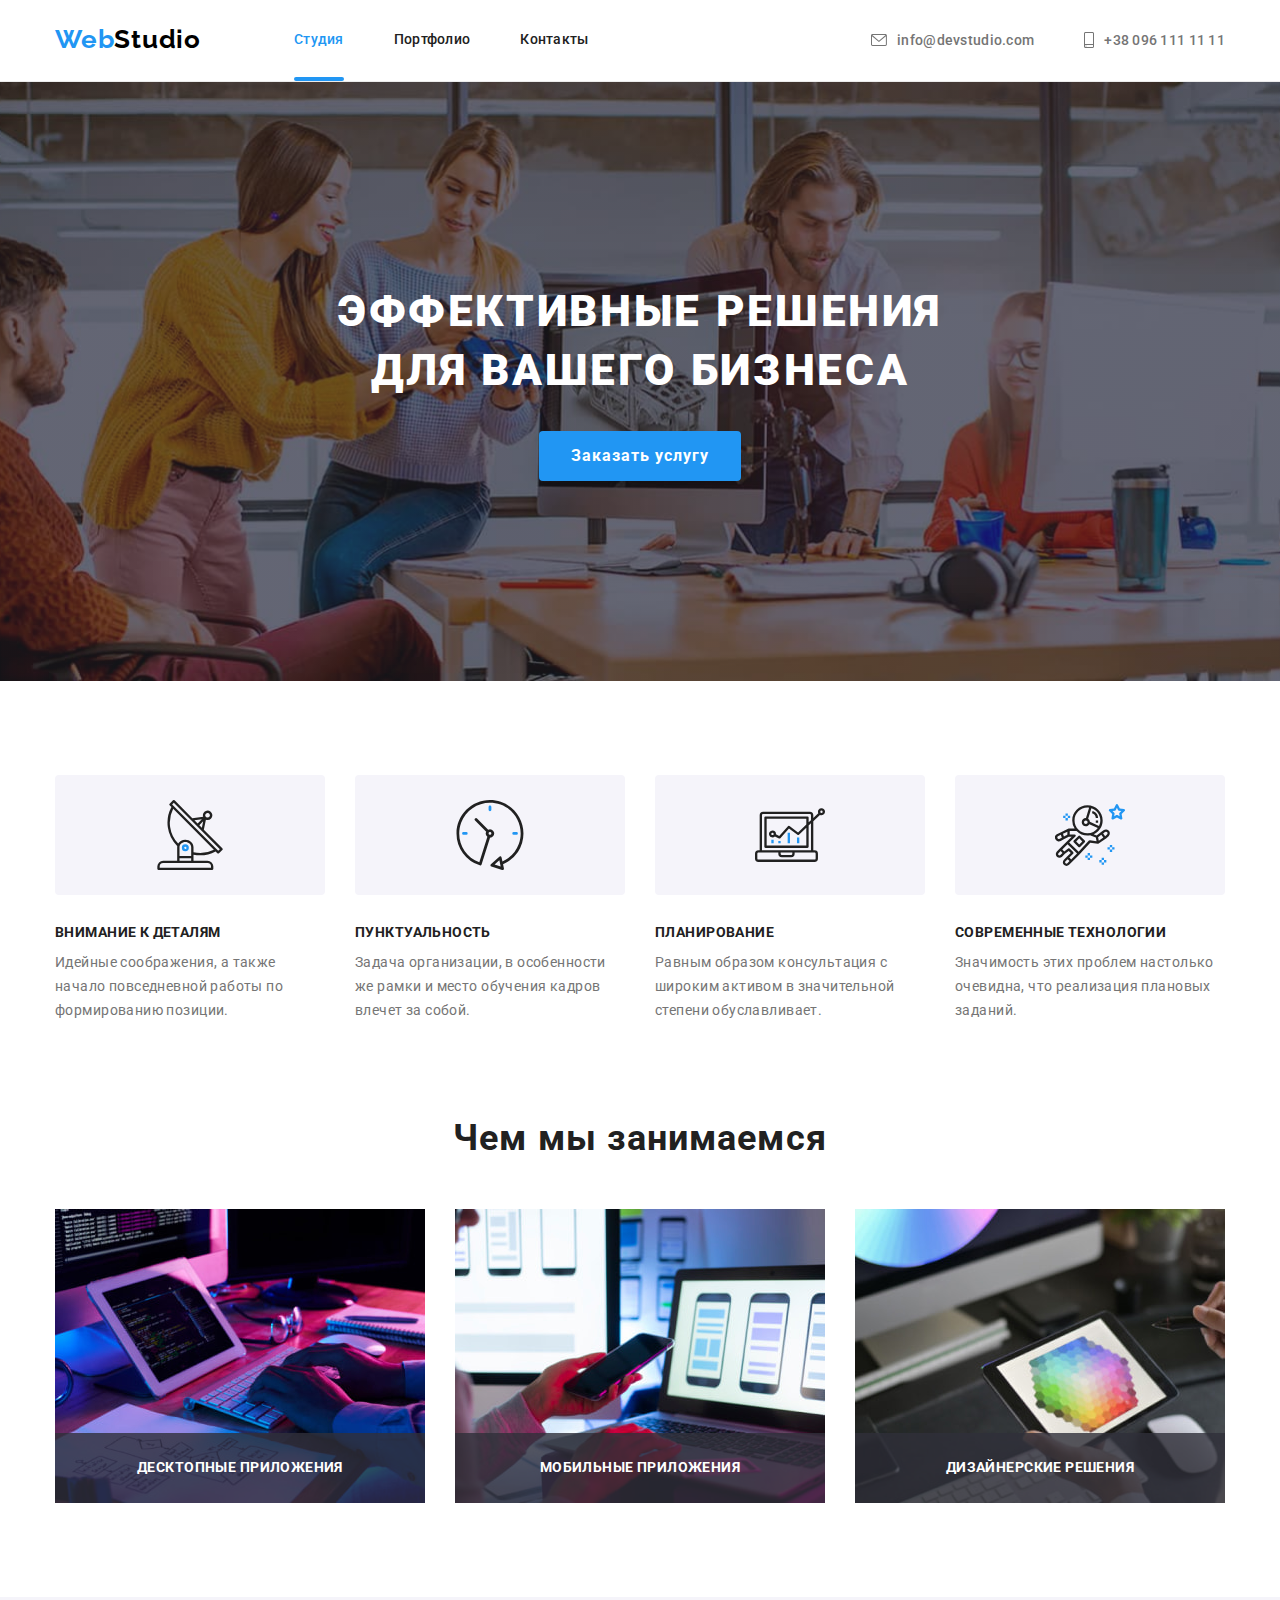
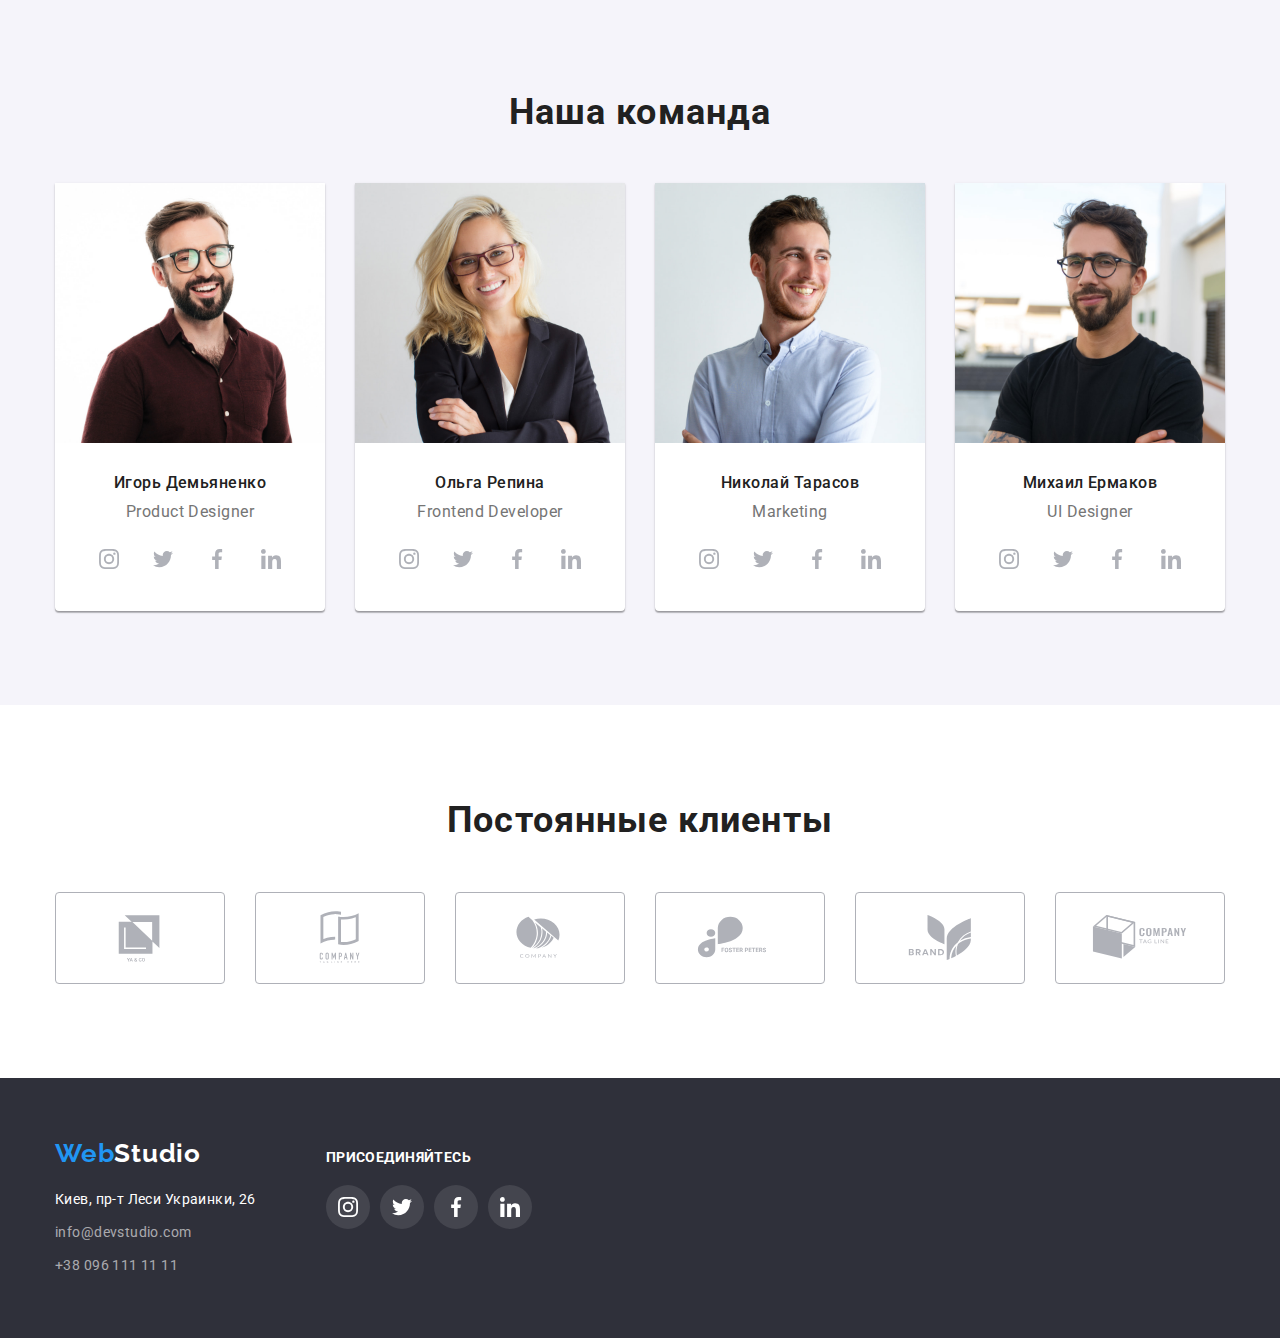
<file: index.html>
<!DOCTYPE html>
<html lang="ru">
  <head>
    <meta charset="UTF-8" />
    <meta http-equiv="X-UA-Compatible" content="IE=edge" />
    <meta name="viewport" content="width=device-width, initial-scale=1.0" />
    <title>WebStudio</title>

    <!-- fonts start -->
    <link rel="preconnect" href="https://fonts.googleapis.com" />
    <link rel="preconnect" href="https://fonts.gstatic.com" crossorigin />
    <link
      href="https://fonts.googleapis.com/css2?family=Raleway:wght@700&family=Roboto:wght@400;500;700;900&display=swap"
      rel="stylesheet"
    />
    <!-- fonts end -->

    <!-- normalize styles start -->

    <link
      rel="stylesheet"
      href="https://cdnjs.cloudflare.com/ajax/libs/modern-normalize/1.1.0/modern-normalize.min.css"
    />

    <!-- normalize styles end-->

    <!-- styles start -->
    <link rel="stylesheet" href="./css/styles.css" />
    <!-- styles end -->
  </head>

  <body data-body>
    <!-- Section Header -->

    <header class="page-header">
      <div class="header-container container">
        <nav class="header-nav">
          <a class="logo-header logo link" href="./index.html" lang="en"
            >Web<span class="studio-header">Studio</span>
          </a>
          <ul class="header-list list">
            <li class="header-list-item">
              <a class="header-link current link" href="./index.html">Студия</a>
            </li>
            <li class="header-list-item">
              <a class="header-link link" href="./portfolio.html">Портфолио</a>
            </li>
            <li class="header-list-item"><a class="header-link link" href="">Контакты</a></li>
          </ul>
        </nav>
        <ul class="contacts list">
          <li class="contacts-item">
            <a class="contacts-header link" href="mailto:info@devstudio.com">
              <svg class="header-icon" width="16" height="12">
                <use href="./images/icons.svg#icon-envelope"></use>
              </svg>
              info@devstudio.com
            </a>
          </li>
          <li class="contacts-item">
            <a class="contacts-header link" href="tel:+380961111111">
              <svg class="header-icon" width="10" height="16">
                <use href="./images/icons.svg#icon-smartphone"></use>
              </svg>
              +38 096 111 11 11
            </a>
          </li>
        </ul>
      </div>
    </header>

    <!-- Main -->

    <main>

      <!-- Section Hero  -->
      
      <section class="hero">
        <div class="container">
          <h1 class="hero-title">Эффективные решения для вашего бизнеса</h1>
          <button class="hero-btn" type="button" data-modal-open>Заказать услугу</button>
        </div>
      </section>

      <!-- Section Feature -->

      <section class="section-feature section">
        <div class="container">
          <h2 class="section-title visually-hidden">Особенности</h2>
          <ul class="card-set feature-list list">
            <li class="feature-item card-set-item">
              <div class="feature-icon">
                <svg width="70" height="70">
                  <use href="./images/icons.svg#icon-antenna"></use>
                </svg>
              </div>
              <h3 class="feature-title">Внимание к деталям</h3>
              <p class="feature-description">
                Идейные соображения, а также начало повседневной работы по формированию позиции.
              </p>
            </li>
            <li class="fature-item card-set-item">
              <div class="feature-icon">
                <svg width="70" height="70">
                  <use href="./images/icons.svg#icon-clock"></use>
                </svg>
              </div>
              <h3 class="feature-title">Пунктуальность</h3>
              <p class="feature-description">
                Задача организации, в особенности же рамки и место обучения кадров влечет за собой.
              </p>
            </li>
            <li class="fature-item card-set-item">
              <div class="feature-icon">
                <svg width="70" height="70">
                  <use href="./images/icons.svg#icon-diagram"></use>
                </svg>
              </div>
              <h3 class="feature-title">Планирование</h3>
              <p class="feature-description">
                Равным образом консультация с широким активом в значительной степени обуславливает.
              </p>
            </li>
            <li class="fature-item card-set-item">
              <div class="feature-icon">
                <svg width="70" height="70">
                  <use href="./images/icons.svg#icon-astronaut"></use>
                </svg>
              </div>
              <h3 class="feature-title">Современные технологии</h3>
              <p class="feature-description">
                Значимость этих проблем настолько очевидна, что реализация плановых заданий.
              </p>
            </li>
          </ul>
        </div>
      </section>

      <!-- Section Examples -->

      <section class="section-examples section">
        <div class="container">
          <h2 class="section-title">Чем мы занимаемся</h2>
          <ul class="examples-list list card-set">
            <li class="examples-item card-set-item">
              <img
                src="./images/work/img_1.jpg"
                alt="программист набирает код на планшете"
                width="370"
                height="294"
              />
              <p class="examples-item-description">Десктопные приложения</p>
            </li>
            <li class="examples-item card-set-item">
              <img
                src="./images/work/img_2.jpg"
                alt="девушка сверяет макет на нокибуке и в смартфоне "
                width="370"
                height="294"
              />
              <p class="examples-item-description">Мобильные приложения</p>
            </li>
            <li class="examples-item card-set-item">
              <img
                src="./images/work/img_3.jpg"
                alt="цветовая гамма на планшете"
                width="370"
                height="294"
              />
              <p class="examples-item-description">Дизайнерские решения</p>
            </li>
          </ul>
        </div>
      </section>

      <!-- Section Team -->

      <section class="section-team section">
        <div class="container">
          <h2 class="section-title">Наша команда</h2>
          <ul class="card-set list">
            <li class="team-member card-set-item">
              <img
                class="member-photo"
                src="./images/team/person_1.jpg"
                alt="молодой мужчина с бородой, в очках, темные волосы, в коричневой рубашке"
                width="270"
                height="260"
              />
              <h3 class="member-name">Игорь Демьяненко</h3>
              <p class="member-position" lang="en">Product Designer</p>
              <ul class="social-media list">
                <li class="social-media-item">
                  <a
                    class="social-media-link link"
                    href=""
                    target="_blank"
                    rel="noopener noreferrer"
                    aria-label="instagram"
                  >
                    <svg class="social-media-icon" width="20" height="20">
                      <use href="./images/icons.svg#icon-instagram"></use>
                    </svg>
                  </a>
                </li>
                <li class="social-media-item">
                  <a
                    class="social-media-link link"
                    href=""
                    target="_blank"
                    rel="noopener noreferrer"
                    aria-label="twitter"
                  >
                    <svg class="social-media-icon" width="20" height="20">
                      <use href="./images/icons.svg#icon-twitter"></use>
                    </svg>
                  </a>
                </li>
                <li class="social-media-item">
                  <a
                    class="social-media-link link"
                    href=""
                    target="_blank"
                    rel="noopener noreferrer"
                    aria-label="facebook"
                  >
                    <svg class="social-media-icon" width="20" height="20">
                      <use href="./images/icons.svg#icon-facebook"></use>
                    </svg>
                  </a>
                </li>
                <li class="social-media-item">
                  <a
                    class="social-media-link link"
                    href=""
                    target="_blank"
                    rel="noopener noreferrer"
                    aria-label="linkedin"
                  >
                    <svg class="social-media-icon" width="20" height="20">
                      <use href="./images/icons.svg#icon-linkedin"></use>
                    </svg>
                  </a>
                </li>
              </ul>
            </li>
            <li class="team-member card-set-item">
              <img
                class="member-photo"
                src="./images/team/person_2.jpg"
                alt="молодая девушка, в очках, светлые волосы, в темном пиджаке"
                width="270"
                height="260"
              />
              <h3 class="member-name">Ольга Репина</h3>
              <p class="member-position" lang="en">Frontend Developer</p>
              <ul class="social-media list">
                <li class="social-media-item">
                  <a
                    class="social-media-link link"
                    href=""
                    target="_blank"
                    rel="noopener noreferrer"
                    aria-label="instagram"
                  >
                    <svg class="social-media-icon" width="20" height="20">
                      <use href="./images/icons.svg#icon-instagram"></use>
                    </svg>
                  </a>
                </li>
                <li class="social-media-item">
                  <a
                    class="social-media-link link"
                    href=""
                    target="_blank"
                    rel="noopener noreferrer"
                    aria-label="twitter"
                  >
                    <svg class="social-media-icon" width="20" height="20">
                      <use href="./images/icons.svg#icon-twitter"></use>
                    </svg>
                  </a>
                </li>
                <li class="social-media-item">
                  <a
                    class="social-media-link link"
                    href=""
                    target="_blank"
                    rel="noopener noreferrer"
                    aria-label="facebook"
                  >
                    <svg class="social-media-icon" width="20" height="20">
                      <use href="./images/icons.svg#icon-facebook"></use>
                    </svg>
                  </a>
                </li>
                <li class="social-media-item">
                  <a
                    class="social-media-link link"
                    href=""
                    target="_blank"
                    rel="noopener noreferrer"
                    aria-label="linkedin"
                  >
                    <svg class="social-media-icon" width="20" height="20">
                      <use href="./images/icons.svg#icon-linkedin"></use>
                    </svg>
                  </a>
                </li>
              </ul>
            </li>
            <li class="team-member card-set-item">
              <img
                class="member-photo"
                src="./images/team/person_3.jpg"
                alt="молодой мужчина с бородой, темные волосы, в светлой рубашке"
                width="270"
                height="260"
              />
              <h3 class="member-name">Николай Тарасов</h3>
              <p class="member-position" lang="en">Marketing</p>
              <ul class="social-media list">
                <li class="social-media-item">
                  <a
                    class="social-media-link link"
                    href=""
                    target="_blank"
                    rel="noopener noreferrer"
                    aria-label="instagram"
                  >
                    <svg class="social-media-icon" width="20" height="20">
                      <use href="./images/icons.svg#icon-instagram"></use>
                    </svg>
                  </a>
                </li>
                <li class="social-media-item">
                  <a
                    class="social-media-link link"
                    href=""
                    target="_blank"
                    rel="noopener noreferrer"
                    aria-label="twitter"
                  >
                    <svg class="social-media-icon" width="20" height="20">
                      <use href="./images/icons.svg#icon-twitter"></use>
                    </svg>
                  </a>
                </li>
                <li class="social-media-item">
                  <a
                    class="social-media-link link"
                    href=""
                    target="_blank"
                    rel="noopener noreferrer"
                    aria-label="facebook"
                  >
                    <svg class="social-media-icon" width="20" height="20">
                      <use href="./images/icons.svg#icon-facebook"></use>
                    </svg>
                  </a>
                </li>
                <li class="social-media-item">
                  <a
                    class="social-media-link link"
                    href=""
                    target="_blank"
                    rel="noopener noreferrer"
                    aria-label="linkedin"
                  >
                    <svg class="social-media-icon" width="20" height="20">
                      <use href="./images/icons.svg#icon-linkedin"></use>
                    </svg>
                  </a>
                </li>
              </ul>
            </li>
            <li class="team-member card-set-item">
              <img
                class="member-photo"
                src="./images/team/person_4.jpg"
                alt="молодой мужчина с бородой, в очках, темные волосы, в черной футболке"
                width="270"
                height="260"
              />
              <h3 class="member-name">Михаил Ермаков</h3>
              <p class="member-position" lang="en">UI Designer</p>
              <ul class="social-media list">
                <li class="social-media-item">
                  <a
                    class="social-media-link link"
                    href=""
                    target="_blank"
                    rel="noopener noreferrer"
                    aria-label="instagram"
                  >
                    <svg class="social-media-icon" width="20" height="20">
                      <use href="./images/icons.svg#icon-instagram"></use>
                    </svg>
                  </a>
                </li>
                <li class="social-media-item">
                  <a
                    class="social-media-link link"
                    href=""
                    target="_blank"
                    rel="noopener noreferrer"
                    aria-label="twitter"
                  >
                    <svg class="social-media-icon" width="20" height="20">
                      <use href="./images/icons.svg#icon-twitter"></use>
                    </svg>
                  </a>
                </li>
                <li class="social-media-item">
                  <a
                    class="social-media-link link"
                    href=""
                    target="_blank"
                    rel="noopener noreferrer"
                    aria-label="facebook"
                  >
                    <svg class="social-media-icon" width="20" height="20">
                      <use href="./images/icons.svg#icon-facebook"></use>
                    </svg>
                  </a>
                </li>
                <li class="social-media-item">
                  <a
                    class="social-media-link link"
                    href=""
                    target="_blank"
                    rel="noopener noreferrer"
                    aria-label="linkedin"
                  >
                    <svg class="social-media-icon" width="20" height="20">
                      <use href="./images/icons.svg#icon-linkedin"></use>
                    </svg>
                  </a>
                </li>
              </ul>
            </li>
          </ul>
        </div>
      </section>

      <!-- Section clients-->

      <section class="section-clients section">
        <div class="container">
          <h2 class="section-title">Постоянные клиенты</h2>
          <ul class="clients-list card-set list">
            <li class="client-card card-set-item">
              <a
                class="client-card-link"
                href=""
                target="_blank"
                rel="noopener noreferrer"
                aria-label="логотип компании YA&CO"
              >
                <svg class="client-icon" width="106" height="60">
                  <use href="./images/icons.svg#icon-logo-1"></use>
                </svg>
              </a>
            </li>
            <li class="client-card card-set-item">
              <a
                class="client-card-link"
                href=""
                target="_blank"
                rel="noopener noreferrer"
                aria-label="логотип компании COMPANY TAGLINE HERE"
              >
                <svg class="client-icon" width="106" height="60">
                  <use href="./images/icons.svg#icon-logo-2"></use>
                </svg>
              </a>
            </li>
            <li class="client-card card-set-item">
              <a
                class="client-card-link"
                href=""
                target="_blank"
                rel="noopener noreferrer"
                aria-label="логотип компании FOSTER PETERS"
              >
                <svg class="client-icon" width="106" height="60">
                  <use href="./images/icons.svg#icon-logo-3"></use>
                </svg>
              </a>
            </li>
            <li class="client-card card-set-item">
              <a
                class="client-card-link"
                href=""
                target="_blank"
                rel="noopener noreferrer"
                aria-label="логотип компании BRAND"
              >
                <svg class="client-icon" width="106" height="60">
                  <use href="./images/icons.svg#icon-logo-4"></use>
                </svg>
              </a>
            </li>
            <li class="client-card card-set-item">
              <a
                class="client-card-link"
                href=""
                target="_blank"
                rel="noopener noreferrer"
                aria-label="логотип компании COMPANY TAG LINE"
              >
                <svg class="client-icon" width="106" height="60">
                  <use href="./images/icons.svg#icon-logo-5"></use>
                </svg>
              </a>
            </li>
            <li class="client-card card-set-item">
              <a class="client-card-link" href="" target="_blank" rel="noopener noreferrer">
                <svg class="client-icon" width="106" height="60">
                  <use href="./images/icons.svg#icon-logo-6"></use>
                </svg>
              </a>
            </li>
          </ul>
        </div>
      </section>
    </main>

    <!--Section Footer -->

    <footer class="page-footer">
      <div class="container container-footer">
        <div>
          <a class="logo-footer logo link" href="#">Web<span class="studio-footer">Studio</span></a>
          <address class="company-address">
            <ul class="list">
              <li class="contact-item">
                <a
                  class="main-address contacts-footer link"
                  href="https://goo.gl/maps/qAztw9pVadm1YtcE8"
                  target="_blank"
                  rel="noopener noreferrer"
                  >Киев, пр-т Леси Украинки, 26</a
                >
              </li>
              <li class="contact-item">
                <a class="contacts-footer link" href="mailto:info@devstudio.com"
                  >info@devstudio.com</a
                >
              </li>
              <li class="contact-item">
                <a class="contacts-footer link" href="tel:+380961111111">+38 096 111 11 11</a>
              </li>
            </ul>
          </address>
        </div>
        <div>
          <h3 class="footer-social-title">присоединяйтесь</h3>
          <ul class="footer-social-media list">
            <li class="footer-social-media-item">
              <a
                class="footer-social-media-link link"
                href=""
                target="_blank"
                rel="noopener noreferrer"
                aria-label="instagram"
              >
                <svg class="footer-social-media-icon" width="20" height="20">
                  <use href="./images/icons.svg#icon-instagram"></use>
                </svg>
              </a>
            </li>
            <li class="footer-social-media-item">
              <a
                class="footer-social-media-link link"
                href=""
                target="_blank"
                rel="noopener noreferrer"
                aria-label="twitter"
              >
                <svg class="footer-social-media-icon" width="20" height="20">
                  <use href="./images/icons.svg#icon-twitter"></use>
                </svg>
              </a>
            </li>
            <li class="footer-social-media-item">
              <a
                class="footer-social-media-link link"
                href=""
                target="_blank"
                rel="noopener noreferrer"
                aria-label="facebook"
              >
                <svg class="footer-social-media-icon" width="20" height="20">
                  <use href="./images/icons.svg#icon-facebook"></use>
                </svg>
              </a>
            </li>
            <li class="footer-social-media-item">
              <a
                class="footer-social-media-link link"
                href=""
                target="_blank"
                rel="noopener noreferrer"
                aria-label="linkedin"
              >
                <svg class="footer-social-media-icon" width="20" height="20">
                  <use href="./images/icons.svg#icon-linkedin"></use>
                </svg>
              </a>
            </li>
          </ul>
        </div>
      </div>
    </footer>

    <!-- Modal Window -->
    <div class="backdrop is-hidden" data-modal>
      <div class="modal">
        <button class="modal-close-btn" type="button" data-modal-close>
          <svg width="18" height="18">
            <use href="./images/icons.svg#icon-close"></use>
          </svg>
        </button>
      </div>
    </div>

    <script src="./js/modal.js"></script>
  </body>
</html>
</file>
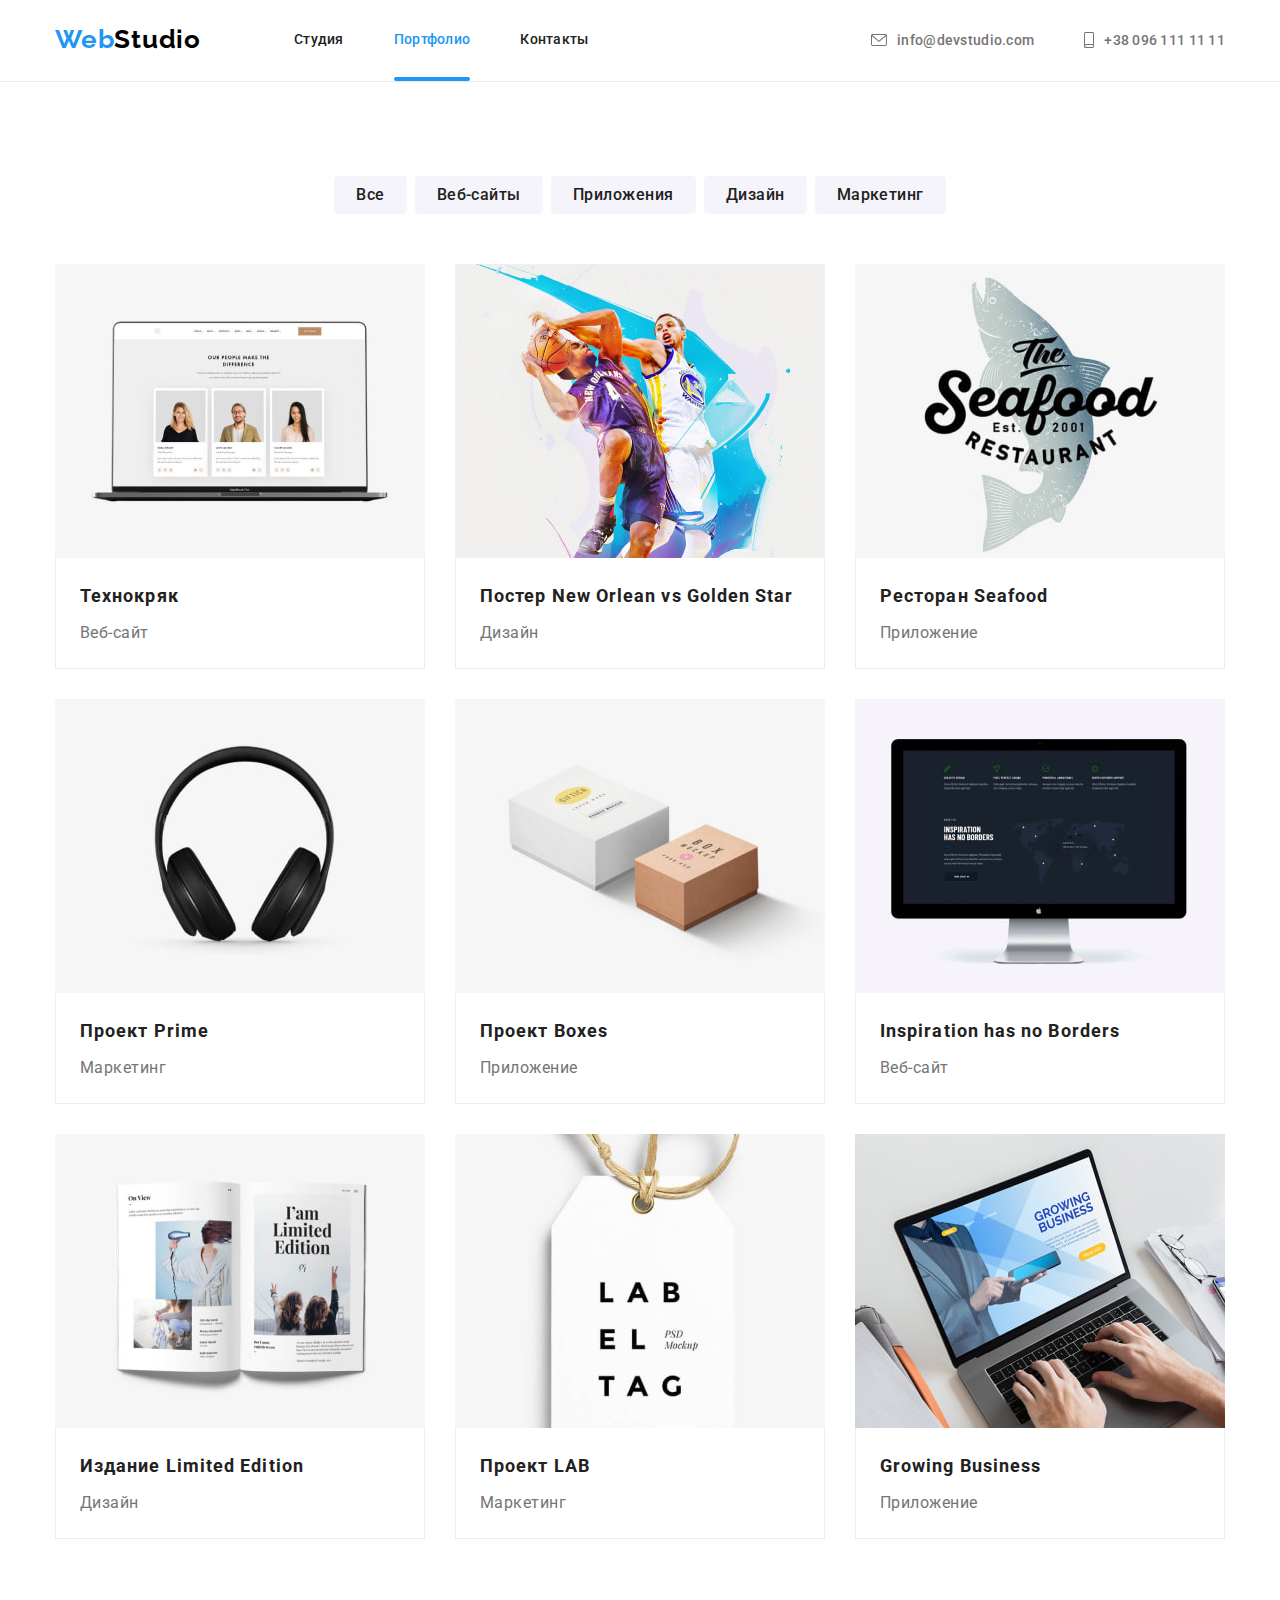
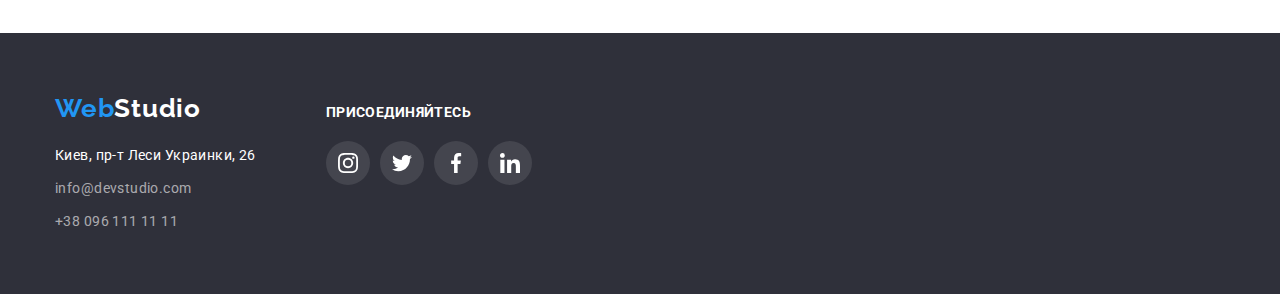
<file: portfolio.html>
<!DOCTYPE html>
<html lang="ru">
  <head>
    <meta charset="UTF-8" />
    <meta http-equiv="X-UA-Compatible" content="IE=edge" />
    <meta name="viewport" content="width=device-width, initial-scale=1.0" />
    <title>WebStudio</title>

    <!-- fonts start -->
    <link rel="preconnect" href="https://fonts.googleapis.com" />
    <link rel="preconnect" href="https://fonts.gstatic.com" crossorigin />
    <link
      href="https://fonts.googleapis.com/css2?family=Raleway:wght@700&family=Roboto:wght@400;500;700;900&display=swap"
      rel="stylesheet"
    />
    <!-- fonts end -->

    <!-- normalize styles start -->

    <link
      rel="stylesheet"
      href="https://cdnjs.cloudflare.com/ajax/libs/modern-normalize/1.1.0/modern-normalize.min.css"
    />

    <!-- normalize styles end-->

    <!-- styles start -->
    <link rel="stylesheet" href="./css/styles.css" />
    <!-- styles end -->
  </head>
  <body>
    <!-- Section Header -->

    <header class="page-header">
      <div class="header-container container">
        <nav class="header-nav">
          <a class="logo-header logo link" href="./index.html" lang="en"
            >Web<span class="studio-header">Studio</span>
          </a>
          <ul class="header-list list">
            <li class="header-list-item">
              <a class="header-link link" href="./index.html">Студия</a>
            </li>
            <li class="header-list-item">
              <a class="header-link current link" href="./portfolio.html">Портфолио</a>
            </li>
            <li class="header-list-item"><a class="header-link link" href="">Контакты</a></li>
          </ul>
        </nav>
        <ul class="contacts list">
          <li class="contacts-item">
            <a class="contacts-header link" href="mailto:info@devstudio.com">
              <svg class="header-icon" width="16" height="12">
                <use href="./images/icons.svg#icon-envelope"></use>
              </svg>
              info@devstudio.com
            </a>
          </li>
          <li class="contacts-item">
            <a class="contacts-header link" href="tel:+380961111111">
              <svg class="header-icon" width="10" height="16">
                <use href="./images/icons.svg#icon-smartphone"></use>
              </svg>
              +38 096 111 11 11
            </a>
          </li>
        </ul>
      </div>
    </header>

    <!-- Main -->

    <main>
      <section class="section section-portfolio">
        <div class="container">
          <h1 class="portfolio-title visually-hidden">Portfolio</h1>
          <ul class="portfolio-btn-list list">
            <li class="btn-item">
              <button class="portfolio-btn link" type="button">Все</button>
            </li>
            <li class="btn-item">
              <button class="portfolio-btn link" type="button">Веб-сайты</button>
            </li>
            <li class="btn-item">
              <button class="portfolio-btn link" type="button">Приложения</button>
            </li>
            <li class="btn-item">
              <button class="portfolio-btn link" type="button">Дизайн</button>
            </li>
            <li class="btn-item">
              <button class="portfolio-btn link" type="button">Маркетинг</button>
            </li>
          </ul>
          <ul class="portfolio-list card-set list">
            <li class="card-set-item">
              <a class="project-item link" href="" target="_blank" rel="noopener noreferrer">
                <div class="portfolio-item">
                  <img
                    class="portfolio-img"
                    src="./images/portfolio/portfolio-1.jpg"
                    alt="ноутбук с открытым веб-сайтом на котором изображено портфолио трех людей"
                    width="370"
                    height="294"
                  />
                  <div class="portfolio-overlay">
                    <p class="portfolio-description">
                      Ресурс предлагает комплексные предложения с разным уровнем функционала и
                      сервисов. Все это позволит посетителю получить исчерпывающие сведения о
                      компании или частном лице.
                    </p>
                  </div>
                </div>
                <div class="project">
                  <h2 class="project-name">Технокряк</h2>
                  <p class="project-type">Веб-сайт</p>
                </div>
              </a>
            </li>
            <li class="card-set-item">
              <a class="project-item link" href="" target="_blank" rel="noopener noreferrer">
                <div class="portfolio-item">
                  <img
                    class="porfolio-img"
                    src="./images/portfolio/portfolio-2.jpg"
                    alt="два игрока в баскетбол: один из команди голден стейт, второй из команды нью орлеан"
                  />
                  <div class="portfolio-overlay">
                    <p class="portfolio-description">
                      Ресурс предлагает комплексные предложения с разным уровнем функционала и
                      сервисов. Все это позволит посетителю получить исчерпывающие сведения о
                      компании или частном лице.
                    </p>
                  </div>
                </div>
                <div class="project">
                  <h2 class="project-name">
                    Постер <span lang="en">New Orlean vs Golden Star</span>
                  </h2>
                  <p class="project-type">Дизайн</p>
                </div>
              </a>
            </li>
            <li class="card-set-item">
              <a class="project-item link" href="" target="_blank" rel="noopener noreferrer">
                <div class="portfolio-item">
                  <img
                    class="porfolio-img"
                    src="./images/portfolio/portfolio-3.jpg"
                    alt="емблема ресторана сифуд - это рыбы с нанесеной на ней надписью сифуд и датой создания ресторана - 2001 год"
                    width="370"
                    height="294"
                  />
                  <div class="portfolio-overlay">
                    <p class="portfolio-description">
                      Ресурс предлагает комплексные предложения с разным уровнем функционала и
                      сервисов. Все это позволит посетителю получить исчерпывающие сведения о
                      компании или частном лице.
                    </p>
                  </div>
                </div>
                <div class="project">
                  <h2 class="project-name">Ресторан <span lang="en">Seafood</span></h2>
                  <p class="project-type">Приложение</p>
                </div>
              </a>
            </li>
            <li class="card-set-item">
              <a class="project-item link" href="" target="_blank" rel="noopener noreferrer">
                <div class="portfolio-item">
                  <img
                    class="porfolio-img"
                    src="./images/portfolio/portfolio-4.jpg"
                    alt="черные наушники закрытого типа"
                    width="370"
                    height="294"
                  />
                  <div class="portfolio-overlay">
                    <p class="portfolio-description">
                      Ресурс предлагает комплексные предложения с разным уровнем функционала и
                      сервисов. Все это позволит посетителю получить исчерпывающие сведения о
                      компании или частном лице.
                    </p>
                  </div>
                </div>
                <div class="project">
                  <h2 class="project-name">Проект <span lang="en">Prime</span></h2>
                  <p class="project-type">Маркетинг</p>
                </div>
              </a>
            </li>
            <li class="card-set-item">
              <a class="project-item link" href="">
                <div class="portfolio-item">
                  <img
                    class="porfolio-img"
                    src="./images/portfolio/portfolio-5.jpg"
                    alt="две корбки разных размеров с надписью: коробка поменьше - коричневого цвета, коробка побольше - белового цвета"
                    width="370"
                    height="294"
                  />
                  <div class="portfolio-overlay">
                    <p class="portfolio-description">
                      Ресурс предлагает комплексные предложения с разным уровнем функционала и
                      сервисов. Все это позволит посетителю получить исчерпывающие сведения о
                      компании или частном лице.
                    </p>
                  </div>
                </div>
                <div class="project">
                  <h2 class="project-name">Проект <span lang="en">Boxes</span></h2>
                  <p class="project-type">Приложение</p>
                </div>
              </a>
            </li>
            <li class="card-set-item">
              <a class="project-item link" href="" target="_blank" rel="noopener noreferrer">
                <div class="portfolio-item">
                  <img
                    class="porfolio-img"
                    src="./images/portfolio/portfolio-6.jpg"
                    alt="аймак с открытым веб-сайтом"
                    width="370"
                    height="294"
                  />
                  <div class="portfolio-overlay">
                    <p class="portfolio-description">
                      Ресурс предлагает комплексные предложения с разным уровнем функционала и
                      сервисов. Все это позволит посетителю получить исчерпывающие сведения о
                      компании или частном лице.
                    </p>
                  </div>
                </div>
                <div class="project">
                  <h2 class="project-name" lang="en">Inspiration has no Borders</h2>
                  <p class="project-type">Веб-сайт</p>
                </div>
              </a>
            </li>
            <li class="card-set-item">
              <a class="project-item link" href="" target="_blank" rel="noopener noreferrer">
                <div class="portfolio-item">
                  <img
                    class="porfolio-img"
                    src="./images/portfolio/portfolio-7.jpg"
                    alt="разворот кники на которой есть текст и картинки"
                    width="370"
                    height="294"
                  />
                  <div class="portfolio-overlay">
                    <p class="portfolio-description">
                      Ресурс предлагает комплексные предложения с разным уровнем функционала и
                      сервисов. Все это позволит посетителю получить исчерпывающие сведения о
                      компании или частном лице.
                    </p>
                  </div>
                </div>
                <div class="project">
                  <h2 class="project-name">Издание <span lang="en">Limited Edition</span></h2>
                  <p class="project-type">Дизайн</p>
                </div>
              </a>
            </li>
            <li class="card-set-item">
              <a class="project-item link" href="" target="_blank" rel="noopener noreferrer">
                <div class="portfolio-item">
                  <img
                    class="porfolio-img"
                    src="./images/portfolio/portfolio-8.jpg"
                    alt="лейбл"
                    width="370"
                    height="294"
                  />
                  <div class="portfolio-overlay">
                    <p class="portfolio-description">
                      Ресурс предлагает комплексные предложения с разным уровнем функционала и
                      сервисов. Все это позволит посетителю получить исчерпывающие сведения о
                      компании или частном лице.
                    </p>
                  </div>
                </div>
                <div class="project">
                  <h2 class="project-name">Проект <span lang="en">LAB</span></h2>
                  <p class="project-type">Маркетинг</p>
                </div>
              </a>
            </li>
            <li class="card-set-item">
              <a class="project-item link" href="" target="_blank" rel="noopener noreferrer">
                <div class="portfolio-item">
                  <img
                    class="porfolio-img"
                    src="./images/portfolio/portfolio-9.jpg"
                    alt="человек работает на ноутбуке с открытым веб-сайтом"
                    width="370"
                    height="294"
                  />
                  <div class="portfolio-overlay">
                    <p class="portfolio-description">
                      Ресурс предлагает комплексные предложения с разным уровнем функционала и
                      сервисов. Все это позволит посетителю получить исчерпывающие сведения о
                      компании или частном лице.
                    </p>
                  </div>
                </div>
                <div class="project">
                  <h2 class="project-name" lang="en">Growing Business</h2>
                  <p class="project-type">Приложение</p>
                </div>
              </a>
            </li>
          </ul>
        </div>
      </section>
    </main>

    <!--Section Footer -->

    <footer class="page-footer">
      <div class="container container-footer">
        <div>
          <a class="logo-footer logo link" href="./index.html"
            >Web<span class="studio-footer">Studio</span></a
          >
          <address class="company-address">
            <ul class="list">
              <li class="contact-item">
                <a
                  class="main-address contacts-footer link"
                  href="https://goo.gl/maps/qAztw9pVadm1YtcE8"
                  target="_blank"
                  rel="noopener noreferrer"
                  >Киев, пр-т Леси Украинки, 26</a
                >
              </li>
              <li class="contact-item">
                <a class="contacts-footer link" href="mailto:info@devstudio.com"
                  >info@devstudio.com</a
                >
              </li>
              <li class="contact-item">
                <a class="contacts-footer link" href="tel:+380961111111">+38 096 111 11 11</a>
              </li>
            </ul>
          </address>
        </div>
        <div>
          <h3 class="footer-social-title">присоединяйтесь</h3>
          <ul class="footer-social-media list">
            <li class="footer-social-media-item">
              <a
                class="footer-social-media-link link"
                href=""
                target="_blank"
                rel="noopener noreferrer"
                aria-label="instagram"
              >
                <svg class="footer-social-media-icon" width="20" height="20">
                  <use href="./images/icons.svg#icon-instagram"></use>
                </svg>
              </a>
            </li>
            <li class="footer-social-media-item">
              <a
                class="footer-social-media-link link"
                href=""
                target="_blank"
                rel="noopener noreferrer"
                aria-label="twitter"
              >
                <svg class="footer-social-media-icon" width="20" height="20">
                  <use href="./images/icons.svg#icon-twitter"></use>
                </svg>
              </a>
            </li>
            <li class="footer-social-media-item">
              <a
                class="footer-social-media-link link"
                href=""
                target="_blank"
                rel="noopener noreferrer"
                aria-label="facebook"
              >
                <svg class="footer-social-media-icon" width="20" height="20">
                  <use href="./images/icons.svg#icon-facebook"></use>
                </svg>
              </a>
            </li>
            <li class="footer-social-media-item">
              <a
                class="footer-social-media-link link"
                href=""
                target="_blank"
                rel="noopener noreferrer"
                aria-label="linkedin"
              >
                <svg class="footer-social-media-icon" width="20" height="20">
                  <use href="./images/icons.svg#icon-linkedin"></use>
                </svg>
              </a>
            </li>
          </ul>
        </div>
      </div>
    </footer>
  </body>
</html>
</file>
<file: css/styles.css>
:root{

    /* fonts */

    --main-font: "Roboto";
    --secondary-font: "Raleway";

    /* text colors */

    --primary-text-color:#757575;
    --secondary-text-color: #212121;
    --decoration-text-color:#2196F3;
    --studio-header-color:#000000;
    --light-text-color:#ffffff;
    --contacts-text-color:rgba(255, 255, 255, 0.6);
    --primary-icon-link-color: #AFB1B8;
        
    /* background colors */

    --main-ligt-bg-color: #ffffff;
    --main-darck-bg-color:#2F303A;
    --btn-bg-color: #2196F3;
    --hover-btn-bg-color: #188CE8;
    --secondary-bg-color:#F5F4FA;
    --hero-bg-color: #C4C4C4;
    --footer-media-link-bg-color: rgba(255, 255, 255, 0.1);
    --item-dscr-bg-color: rgba(47, 48, 58, 0.8);
    --portfolio-overlyey-bg-color: rgba(33, 150, 243, 0.9);

    /* border colors */

    --main-brd-color: #ECECEC;
    --card-brd-color: #EEEEEE;

     /* others */

    --items: 4;
    --indent: 30px;
    --animation: 250ms cubic-bezier(0.4, 0, 0.2, 1);
   
}

body {
    font-family: var(--main-font), sans-serif;
    font-size: 14px;
    line-height: 1.71;
    color: var(--primary-text-color);
    }


/* reset */
h1,
h2,
h3,
p{
    margin: 0;
}

img {
    display: block;
    max-width: 100%;
    height: auto;
}

/* common styles start */

.no-scroll{
    overflow: hidden;
}

.container {
    width: 1200px;
    padding-left: 15px;
    padding-right: 15px;
    margin-left: auto;
    margin-right: auto;
}

.link {
    text-decoration: none;
}

.list {
    list-style: none;
    margin: 0;
    padding: 0;
}

.company-address{
    font-style: inherit;
}

/* common styles end */

/* Cітка із застосуванням flex-box */

.card-set {
    display: flex;
    flex-wrap: wrap;
    margin: calc(-1 * var(--indent) / 2);
}

.card-set-item {
    flex-basis: calc((100% - var(--indent) * var(--items)) / var(--items));
    margin: calc(var(--indent) / 2);
}




/* other */

.visually-hidden {
    position: absolute;
    width: 1px;
    height: 1px;
    margin: -1px;
    border: 0;
    padding: 0;
    white-space: nowrap;
    clip-path: inset(100%);
    clip: rect(0 0 0 0);
    overflow: hidden;
}

/* Section Header */

.page-header{
    border-bottom: 1px solid var(--main-brd-color);
}

.header-container,
.header-nav{
    display: flex;
    align-items: center;
}

.logo {
    font-family: var(--secondary-font), sans-serif;
    font-weight: 700;
    font-size: 26px;
    line-height: 1.19;      
    letter-spacing: 0.03em;
    color: var(--decoration-text-color);
}

.logo-header{
    padding-top: 24px;
    padding-bottom: 25px;
    margin-right: 93px;
}

.studio-header {
    color: var(--studio-header-color);
}

.header-list {
    display: flex;
}


.header-list-item:not(:last-child){
    position: relative;

    margin-right: 50px;
} 

.header-list-item .current{
    color: var(--decoration-text-color);
}

.header-list-item .current::after{
    content: '';

    position: absolute;
    bottom:-1px;
    left: 0;

    width: 100%;
    height: 4px;
    display: inline-block;
    border-radius: 2px;
    background-color: var(--decoration-text-color);
}

.header-link {
    display: block;
    padding-top: 32px;
    padding-bottom: 32px;

    font-weight: 500;
    line-height: 1.14;
    letter-spacing: 0.02em;
    color: var(--secondary-text-color);

    transition: color var(--animation);
}

.header-link:hover,
.header-link:focus{
    color: var(--decoration-text-color);
}

.contacts{
    display: flex;
    margin-left: auto;

}

.contacts-item:not(:last-child){
    margin-right: 50px;
}

.contacts-header {
    display: flex;
    padding-top: 32px;
    padding-bottom: 32px;
    align-items: center;
    

    font-weight: 500;
    line-height: 1.19;
    letter-spacing: 0.02em;
    color: inherit;

    transition: color var(--animation);
}


.contacts-header:hover,
.contacts-header:focus{
    color: var(--decoration-text-color);
}

.header-icon {
    margin-right: 10px;
    fill: currentColor;   
}

/* Section Hero */

.hero {
    max-width: 1600px;
    margin-right: auto;
    margin-left: auto;
    padding-top: 200px;
    padding-bottom: 200px;

    text-align: center;
    
    background-color: var(--hero-bg-color);
    background-image: 
    linear-gradient(to right, rgba(47, 48, 58, 0.4), rgba(47, 48, 58, 0.4)), 
    url(../images/hero/bg-img.jpg);
    background-repeat: no-repeat;
    background-position: center;
    background-size: cover;
}

.hero-title {
    width: 696px;
    margin: 0 auto;
       
    font-weight: 900;
    font-size: 44px;
    line-height: 1.36;
    letter-spacing: 0.06em;
    text-transform: uppercase;
    color: var(--light-text-color)
    }

.hero-btn {
    margin-top: 30px;
    padding: 10px 32px;
    min-width: 200px;


    font-family: inherit;
    font-weight: 700;
    font-size: 16px;
    line-height: 1.88;
    letter-spacing: 0.06em;
    color: var(--light-text-color);
    
    box-shadow: 0px 4px 4px rgba(0, 0, 0, 0.15);
    border: none;    
    border-radius: 4px;
    background-color: var(--btn-bg-color);
    cursor: pointer;
       
    transition: background-color var(--animation);
        
}

.hero-btn:hover,
.hero-btn:focus {
    background-color: var(--hover-btn-bg-color);
}

/* Sections */

.section {
    padding-top: 94px;
    padding-bottom: 94px;     
}

.section-title {
    margin-bottom: 50px;

    font-weight: 700;
    font-size: 36px;
    line-height: 1.17;
    text-align: center;
    letter-spacing: 0.03em;
    color: var(--secondary-text-color);
}



/* Sections Feature */

.feature-title {
    margin-bottom: 10px;

    font-weight: 700;
    font-size: inherit;
    line-height: 1.14;
    letter-spacing: 0.03em;
    text-transform: uppercase;
    color: var(--secondary-text-color);
}

.feature-icon {
    display: flex;
    align-items: center;
    justify-content: center;
    width: 270px;
    height: 120px;
    margin-bottom: 30px;
    
    border-radius: 4px;
    background-color: var(--secondary-bg-color) ;
    

}

.feature-description {
    letter-spacing: 0.03em;
}

/* Section Examples */

.section-examples {
    padding-top: 0;
}

.examples-list{
    --items: 3;
}

.examples-item{
    position: relative;
    
}

.examples-item-description{
    position: absolute;
    bottom: 0;
    left: 0;

    display: flex;
    align-items: center;
    justify-content: center;
    width: 100%;
    height: 70px;
    
    
    font-weight: 700;
    line-height: 1.14;
        letter-spacing: 0.03em;
    text-transform: uppercase;    
    color: var(--light-text-color);

    background-color: var(--item-dscr-bg-color);
}

/* Secteaon Team */

.section-team {
    background-color: var(--secondary-bg-color);
}

.team-member {
    background-color: var(--main-ligt-bg-color);
    box-shadow: 0px 1px 3px rgba(0, 0, 0, 0.12), 0px 1px 1px rgba(0, 0, 0, 0.14), 0px 2px 1px rgba(0, 0, 0, 0.2);
    border-radius: 0px 0px 4px 4px;
}

.member-photo{
    margin-bottom: 30px;
}

.member-name {
    margin-bottom: 10px;

    font-weight: 500;
    font-size: 16px;
    line-height: 1.19;  
    text-align: center;
    letter-spacing: 0.03em;
    color: var(--secondary-text-color);  
}

.member-position {
    margin-bottom: 16px;
    
    font-size: 16px;
    line-height: 1.19;
    text-align: center;
    letter-spacing: 0.03em;
    }

.social-media {
    display: flex;
    justify-content: center;
    margin-bottom: 30px;
}

.social-media-item{
    width: 44px;
    height: 44px;
}

.social-media-item:not(:last-child) {
    margin-right: 10px;
}

.social-media-link {
    display: flex;
    align-items: center;
    justify-content: center;
    width: 100%;
    height: 100%;

    color: var(--primary-icon-link-color);
    border-radius: 50%;

    transition: color var(--animation), background-color var(--animation);
}

.social-media-link:hover,
.social-media-link:focus{
    color: var(--light-text-color);
    background-color: var(--decoration-text-color);   
}

.social-media-icon{
    fill: currentColor;
}

/* Section clients */

.clients-list  {
    --items: 6; 
}

.client-card{
    height: 92px;
}

.client-card-link {
    display: flex;
    align-items: center;
    justify-content: center;
    width: 100%;
    height: 100%;

    border: 1px solid #AFB1B8;
    border-radius: 4px;
    color: var(--primary-icon-link-color);

    transition: color var(--animation), border-color var(--animation);
}

.client-card-link:hover,
.client-card-link:focus {
    color: var(--decoration-text-color);
    border-color: var(--decoration-text-color);
   
    
}

.client-icon{
    fill: currentColor;
}


/* Section Portfolio */

.portfolio-btn-list{
    display: flex;
   
    justify-content: center;
    margin-bottom: 50px;  
}

.btn-item:not(:last-child) {
    margin-right: 8px;
}

.portfolio-btn {
    padding: 6px 22px;
    
    font-family: inherit;
    font-weight: 500;
    font-size: 16px;
    line-height: 1.63;
    text-align: center;
    letter-spacing: 0.03em;
    color: var(--secondary-text-color);
    border-radius: 4px;
    border:none;
    background-color: var(--secondary-bg-color);
    cursor: pointer;

    transition: color var(--animation), background-color var(--animation), box-shadow var(--animation);
}

.portfolio-btn:hover,
.portfolio-btn:focus {
    color: var(--light-text-color);
    background-color: var(--btn-bg-color);
    box-shadow: 
    0px 3px 1px rgba(0, 0, 0, 0.1), 
    0px 1px 2px rgba(0, 0, 0, 0.08), 
    0px 2px 2px rgba(0, 0, 0, 0.12);
}

.portfolio-list{
    --items: 3;
}

.portfolio-item {
    position: relative;
    overflow: hidden;
}

.project-item{
    display: block;

    transition: box-shadow var(--animation)
}

.project-item:hover,
.project-item:focus{
    box-shadow:  
    0px 1px 1px rgba(0, 0, 0, 0.12), 
    0px 4px 4px rgba(0, 0, 0, 0.06), 
    1px 4px 6px rgba(0, 0, 0, 0.16);
}

.portfolio-overlay {
    position: absolute;
    top: 0;
    left: 0;
    

    transform: translateY(101%);

    width: 100%;
    height: 100%;
   
    padding: 63px 24px;

    background-color: var(--portfolio-overlyey-bg-color);

    
    transition: transform var(--animation);
}

.card-set-item:hover .portfolio-overlay {
    transform: translateY(0);

}

.portfolio-description {
    font-size: 18px;
    line-height: 1.56;
    letter-spacing: 0.03em;
    color: var(--light-text-color);


}

.project {
    padding: 20px 24px;
    border: 1px solid var(--card-brd-color);
    border-top: none;
}



.project-name{
    margin-bottom: 4px;

    font-weight: 700;
    font-size: 18px;
    line-height: 2.0;
    letter-spacing: 0.06em;
    color: var(--secondary-text-color);
}

.project-type {
    font-size: 16px;
    line-height: 1.88;     
    letter-spacing: 0.03em;
    color: var(--primary-text-color);
}




/* Section Footer */

.page-footer{
    padding-top: 60px;
    padding-bottom: 60px;

    background-color: var(--main-darck-bg-color);
}

.container-footer{
    display: flex;
    align-items: baseline;
    gap: 70px;
}

.logo-footer{
    display: block;
    margin-bottom: 20px;

    
}

.studio-footer {
    color: var(--light-text-color);
}

.list .main-address{
    color: var(--light-text-color);
}

.contact-item:not(:last-child) {
    margin-bottom: 9px;
}

.contacts-footer{      
    letter-spacing: 0.03em;
    color: var(--contacts-text-color);

    transition: color var(--animation);
}

.contacts-footer:hover,
.contacts-footer:focus{
    color: var(--decoration-text-color);
}

.footer-social-title{
    margin-bottom: 20px;
    
    font-size: 14px;
    line-height: 1.14;
    letter-spacing: 0.03em;
    text-transform: uppercase;
    color: var(--light-text-color);

}

.footer-social-media {
    display: flex;
    justify-content: center; 
}

.footer-social-media-item{
    width: 44px;
    height: 44px;
}

.footer-social-media-item:not(:last-child){
    margin-right: 10px;
}

.footer-social-media-link {
    display: flex;
    align-items: center;
    justify-content: center;
    width: 100%;
    height: 100%;

    color: var(--light-text-color);
    background-color:var(--footer-media-link-bg-color) ;
    border-radius: 50%;

    transition: background-color var(--animation);
}

.footer-social-media-link:hover,
.footer-social-media-link:focus {
    background-color:var(--btn-bg-color)
}



.footer-social-media-icon {
    fill: currentColor;
}

/* Modal Window */

.backdrop{
    position: fixed;
    top: 0;
    left: 0;
    width: 100%;
    height: 100%;

    background-color: rgba(0, 0, 0, 0.2);
     
    opacity: 1;
    visibility: visible;
    pointer-events: initial;

    transition: opacity var(--animation), visibility var(--animation);
}

.backdrop.is-hidden{
    opacity: 0;
    visibility: hidden;
    pointer-events: none;
}

.modal{
    position: absolute;
    top: 50%;
    left: 50%;

    transform: translate(-50%, -50%);

    min-width: 528px;
    min-height: 581px;

    background-color: var(--main-ligt-bg-color);
    box-shadow: 0px 1px 3px rgba(0, 0, 0, 0.12), 0px 1px 1px rgba(0, 0, 0, 0.14), 0px 2px 1px rgba(0, 0, 0, 0.2);
    border-radius: 4px;
}

.modal-close-btn{
    position: absolute;
    top: 8px;
    right: 8px;

    display: flex;
    align-items: center;
    justify-content: center;

    width: 30px;
    height: 30px;
    padding: 0;
    
    background-color: var(--main-ligt-bg-color);
    border-radius: 50%;
    border: 1px solid rgba(0, 0, 0, 0.1);
    cursor: pointer;
}
</file>
